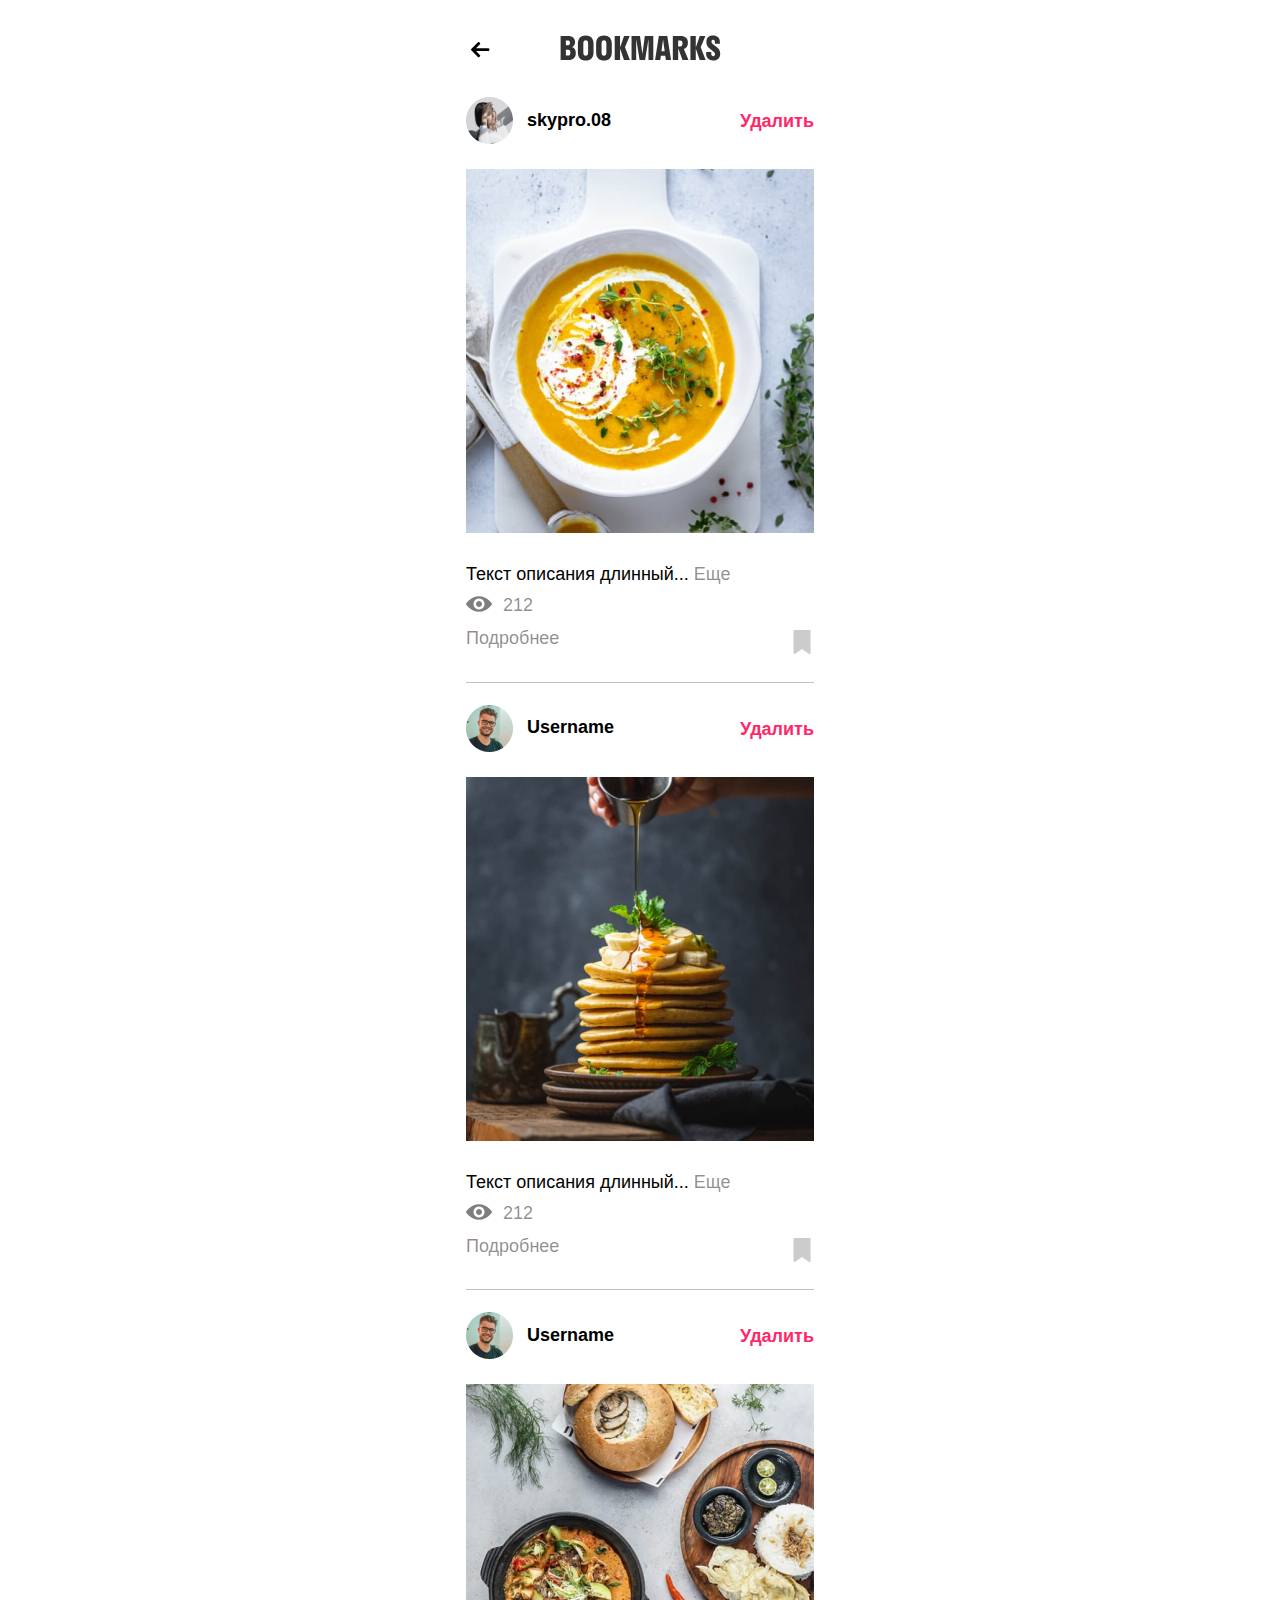
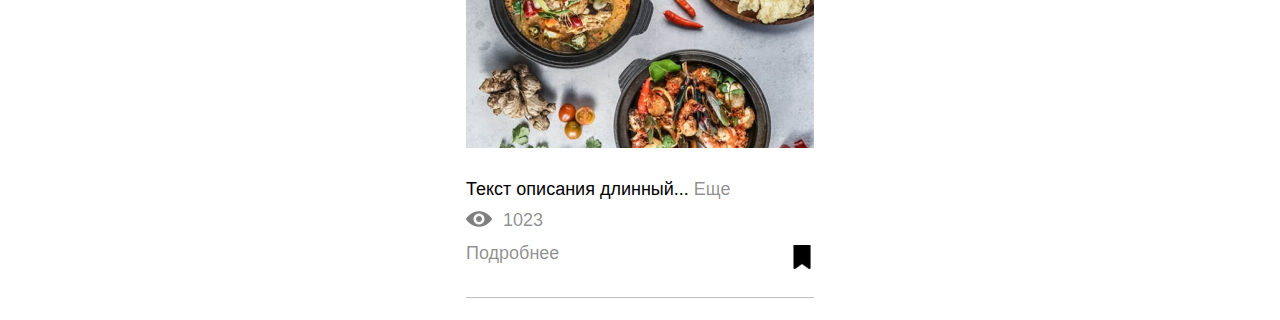
<file: templates/bookmarks.html>
<!DOCTYPE html>
<html lang="ru">

<head>
    <meta charset="UTF-8">
    <meta name="viewport" content="width=device-width, initial-scale=1.0">
    <title>SKYPROGRAM bookmarks</title>
    <link href="/static/css/styles.min.css" rel="stylesheet">
</head>

<body>
<header class="container header">
    <div class="header__wrapper">
        <a href="/" class="header__btn-back">
            <svg class="header__btn-icon" width="19" height="16">
                <use xmlns:xlink="http://www.w3.org/1999/xlink" xlink:href="#back"></use>
            </svg>
        </a>
        <a href="/" class="header__logo-link">
            <svg class="header__logo" width="161" height="26">
                <use xmlns:xlink="http://www.w3.org/1999/xlink" xlink:href="#bookmarks"></use>
            </svg>
        </a>
    </div>
</header>
<main class="container">
    <section class="items">
        <div class="items__item item">
            <div class="item__top">
                <a href="/user-feed.html" class="item__head">
                    <div class="item__ava-wrap">
                        <img src="../static/img/ava1.png" alt="" class="item__ava" width="47">
                    </div>
                    <span class="item__username">skypro.08</span>
                </a>
                <a href="#" class="item__delete">Удалить</a>
            </div>
            <a href="/post.html" class="item__post-link">
                <img src="/static/img/post5.jpg" alt="" width="348" class="item__post-img">
            </a>
            <p class="item__descr">Текст описания длинный... <a href="/post.html" class="item__btn-more">Еще</a></p>
            <div class="item__post-info">
                <div class="item__counter">
                    <img src="../static/img/eye.png" alt="" class="item__counter-icon" width="26">
                    <span class="item__counter-text">212</span>
                </div>
            </div>
            <div class="item__post-bottom">
                <a href="/post.html" class="item__btn-more">Подробнее</a>
                <button type="button" class="item__bookmark-btn">
                    <img src="../static/img/bookmark.png" alt="" class="item__bookmark-icon" width="24">
                </button>
            </div>
        </div>
        <div class="items__item item">
            <div class="item__top">
                <a href="/user-feed.html" class="item__head">
                    <div class="item__ava-wrap">
                        <img src="../static/img/ava2.png" alt="" class="item__ava" width="47">
                    </div>
                    <span class="item__username">Username</span>
                </a>
                <a href="#" class="item__delete">Удалить</a>
            </div>
            <a href="/post.html" class="item__post-link">
                <img src="/static/img/post6.jpg" alt="" width="348" class="item__post-img">
            </a>
            <p class="item__descr">Текст описания длинный... <a href="/post.html" class="item__btn-more">Еще</a></p>
            <div class="item__post-info">
                <div class="item__counter">
                    <img src="../static/img/eye.png" alt="" class="item__counter-icon" width="26">
                    <span class="item__counter-text">212</span>
                </div>
            </div>
            <div class="item__post-bottom">
                <a href="/post.html" class="item__btn-more">Подробнее</a>
                <button type="button" class="item__bookmark-btn">
                    <img src="../static/img/bookmark.png" alt="" class="item__bookmark-icon" width="24">
                </button>
            </div>
        </div>
        <div class="items__item item">
            <div class="item__top">
                <a href="/user-feed.html" class="item__head">
                    <div class="item__ava-wrap">
                        <img src="../static/img/ava2.png" alt="" class="item__ava" width="47">
                    </div>
                    <span class="item__username">Username</span>
                </a>
                <a href="#" class="item__delete">Удалить</a>
            </div>
            <a href="/post.html" class="item__post-link">
                <img src="../static/img/post7.jpg" alt="" width="348" class="item__post-img">
            </a>
            <p class="item__descr">Текст описания длинный... <a href="/post.html" class="item__btn-more">Еще</a></p>
            <div class="item__post-info">
                <div class="item__counter">
                    <img src="/static/img/eye.png" alt="" class="item__counter-icon" width="26">
                    <span class="item__counter-text">1023</span>
                </div>
            </div>
            <div class="item__post-bottom">
                <a href="/post.html" class="item__btn-more">Подробнее</a>
                <button type="button" class="item__bookmark-btn active">
                    <img src="../static/img/bookmark.png" alt="" class="item__bookmark-icon" width="24">
                </button>
            </div>
        </div>
    </section>
</main>
<svg xmlns="http://www.w3.org/2000/svg" style="display:none">
    <symbol id="back" viewbox="0 0 19 16" fill="none" width="19" height="16">
        <path d="m17.34 6.19.028.006H5.074L8.94 2.322c.19-.189.293-.445.293-.714 0-.269-.104-.523-.293-.713L8.338.294A.997.997 0 0 0 7.628 0a.997.997 0 0 0-.71.293L.293 6.917A.995.995 0 0 0 0 7.63c0 .27.103.524.293.713l6.625 6.625c.189.189.441.293.71.293.269 0 .52-.104.71-.293l.601-.602a.995.995 0 0 0 .293-.71.965.965 0 0 0-.293-.696L5.031 9.064h12.322c.554 0 1.02-.477 1.02-1.03v-.851c0-.554-.48-.994-1.033-.994Z"
              fill="#000"/>
    </symbol>
    <symbol id="bookmarks" viewbox="0 0 161 26" fill="none" width="161" height="26">
        <path d="M0.6 25H8.856C12.984 25 15.8 22.6 15.8 18.216V17.576C15.8 14.824 14.328 12.936 12.088 12.04C13.912 11.208 15.064 9.672 15.064 7.336V7.016C15.064 3.08 12.248 0.999998 8.152 0.999998H0.6V25ZM7.64 5.48C9.144 5.48 9.944 6.056 9.944 7.56V7.88C9.944 9.576 9.144 10.28 7.64 10.28H5.88V5.48H7.64ZM8.056 14.76C9.528 14.76 10.36 15.464 10.36 17.384V17.704C10.36 19.688 9.528 20.52 8.056 20.52H5.88V14.76H8.056ZM25.7138 25.48C30.5778 25.48 33.5538 22.728 33.5538 17.16V8.84C33.5538 3.272 30.5778 0.519999 25.7138 0.519999C20.8498 0.519999 17.8738 3.272 17.8738 8.84V17.16C17.8738 22.728 20.8498 25.48 25.7138 25.48ZM25.7138 20.84C24.2098 20.84 23.3138 19.976 23.3138 17.32V8.68C23.3138 6.024 24.2418 5.16 25.7138 5.16C27.2178 5.16 28.1138 6.024 28.1138 8.68V17.32C28.1138 19.976 27.2178 20.84 25.7138 20.84ZM43.9638 25.48C48.8278 25.48 51.8038 22.728 51.8038 17.16V8.84C51.8038 3.272 48.8278 0.519999 43.9638 0.519999C39.0998 0.519999 36.1238 3.272 36.1238 8.84V17.16C36.1238 22.728 39.0998 25.48 43.9638 25.48ZM43.9638 20.84C42.4598 20.84 41.5638 19.976 41.5638 17.32V8.68C41.5638 6.024 42.4918 5.16 43.9638 5.16C45.4678 5.16 46.3638 6.024 46.3638 8.68V17.32C46.3638 19.976 45.4678 20.84 43.9638 20.84ZM60.0698 0.999998H54.6938V25H60.0698V13.544L63.9738 25H69.9258L64.9658 12.264L69.7018 0.999998H64.0378L60.0698 12.424V0.999998ZM85.1055 25L88.4975 3.976V25H93.2975V0.999998H84.7855L82.4175 19.08L79.9855 0.999998H71.5375V25H76.1775V3.944L79.6015 25H85.1055ZM98.8423 0.999998L95.0663 25H100.282L100.858 20.68H105.274L105.85 25H111.066L107.29 0.999998H98.8423ZM101.466 16.2L103.066 4.52L104.666 16.2H101.466ZM118.195 25V13.192L122.515 25H128.499L123.859 13.896C126.291 13.064 127.891 11.144 127.891 8.168V7.24C127.891 3.176 124.915 0.999998 120.819 0.999998H112.819V25H118.195ZM120.083 5.48C121.587 5.48 122.515 6.184 122.515 8.168V8.616C122.515 10.76 121.587 11.624 120.083 11.624H118.195V5.48H120.083ZM135.789 0.999998H130.413V25H135.789V13.544L139.693 25H145.645L140.685 12.264L145.421 0.999998H139.757L135.789 12.424V0.999998ZM146.368 6.952C146.368 10.216 147.808 12.136 149.888 13.704L152.448 15.656C154.112 16.936 155.072 17.672 155.072 19.304C155.072 20.456 154.368 21.16 153.184 21.16C152.032 21.16 151.264 20.264 151.264 18.856V17H146.144V19.08C146.144 23.208 149.312 25.48 153.184 25.48C157.056 25.48 160.224 23.24 160.224 18.664C160.224 15.56 158.688 13.608 156.64 12.072L153.984 10.024C152.416 8.84 151.488 8.136 151.488 6.568C151.488 5.448 152.192 4.84 153.152 4.84C154.208 4.84 154.88 5.544 154.88 7.016V8.68H159.904V6.92C159.904 2.6 156.928 0.519999 153.152 0.519999C149.44 0.519999 146.368 2.344 146.368 6.952Z"
              fill="black" fill-opacity="0.8"/>
    </symbol>
</svg>
</body>

</html>
</file>
<file: static/css/styles.min.css>
/*! normalize.css v8.0.1 | MIT License | github.com/necolas/normalize.css */

@import url("https://fonts.googleapis.com/css2?family=Roboto:wght@300;400;500;700;900&display=swap");

html {
    line-height: 1.15;
    -webkit-text-size-adjust: 100%
}

body {
    margin: 0
}

main {
    display: block
}

h1 {
    font-size: 2em;
    margin: 0.67em 0
}

hr {
    box-sizing: content-box;
    height: 0;
    overflow: visible
}

pre {
    font-family: monospace, monospace;
    font-size: 1em
}

a {
    background-color: transparent
}

abbr[title] {
    border-bottom: none;
    text-decoration: underline;
    text-decoration: underline dotted
}

b,
strong {
    font-weight: bolder
}

code,
kbd,
samp {
    font-family: monospace, monospace;
    font-size: 1em
}

small {
    font-size: 80%
}

sub,
sup {
    font-size: 75%;
    line-height: 0;
    position: relative;
    vertical-align: baseline
}

sub {
    bottom: -0.25em
}

sup {
    top: -0.5em
}

img {
    border-style: none
}

button,
input,
optgroup,
select,
textarea {
    font-family: inherit;
    font-size: 100%;
    line-height: 1.15;
    margin: 0
}

button,
input {
    overflow: visible
}

button,
select {
    text-transform: none
}

button,
[type="button"],
[type="reset"],
[type="submit"] {
    -webkit-appearance: button
}

button::-moz-focus-inner,
[type="button"]::-moz-focus-inner,
[type="reset"]::-moz-focus-inner,
[type="submit"]::-moz-focus-inner {
    border-style: none;
    padding: 0
}

button:-moz-focusring,
[type="button"]:-moz-focusring,
[type="reset"]:-moz-focusring,
[type="submit"]:-moz-focusring {
    outline: 1px dotted ButtonText
}

fieldset {
    padding: 0.35em 0.75em 0.625em
}

legend {
    box-sizing: border-box;
    color: inherit;
    display: table;
    max-width: 100%;
    padding: 0;
    white-space: normal
}

progress {
    vertical-align: baseline
}

textarea {
    overflow: auto
}

[type="checkbox"],
[type="radio"] {
    box-sizing: border-box;
    padding: 0
}

[type="number"]::-webkit-inner-spin-button,
[type="number"]::-webkit-outer-spin-button {
    height: auto
}

[type="search"] {
    -webkit-appearance: textfield;
    outline-offset: -2px
}

[type="search"]::-webkit-search-decoration {
    -webkit-appearance: none
}

::-webkit-file-upload-button {
    -webkit-appearance: button;
    font: inherit
}

details {
    display: block
}

summary {
    display: list-item
}

template {
    display: none
}

[hidden] {
    display: none
}

body {
    font-family: 'Arial', sans-sefir;
    font-size: 18px;
    font-weight: 400;
    line-height: 29px;
    color: #000;
    background: #fff
}

a {
    cursor: pointer
}

p {
    margin: 0;
    padding: 0
}

img {
    height: auto
}

input,
button,
textarea {
    box-sizing: border-box;
    font-family: 'Arial', serif
}

.container {
    padding-left: 30px;
    padding-right: 30px;
    width: 100%;
    max-width: 348px;
    margin: 0 auto
}

.header__wrapper {
    position: relative;
    display: -webkit-box;
    display: -webkit-flex;
    display: -ms-flexbox;
    display: flex;
    -webkit-box-pack: center;
    -webkit-justify-content: center;
    -ms-flex-pack: center;
    justify-content: center;
    width: 100%;
    padding: 35px 0 27px
}

.header__btn-back {
    position: absolute;
    left: 5px;
    top: 38px
}

.header__nosvg {

    color: #000;
    font-size: 32px;
    text-decoration: none;
    font-weight: bold;

}

.header__logo-link {
    text-decoration: none
}

.header__logo {
    max-width: 100%
}

.header__bookmark-btn {
    position: absolute;
    right: 0;
    top: 34px;
    text-decoration: none;
    display: block
}

.header__bookmark-icon {
    display: inline-block;
    vertical-align: middle
}

.header__bookmark-counter {
    font-size: 18px;
    font-weight: bold;
    color: #000;
    vertical-align: middle
}

.item {
    margin-bottom: 22px;
    padding-bottom: 23px;
    border-bottom: 1px solid rgba(0, 0, 0, 0.25)
}

.item--post {
    border-bottom: none
}

.item__top {
    display: -webkit-box;
    display: -webkit-flex;
    display: -ms-flexbox;
    display: flex;
    -webkit-box-pack: justify;
    -webkit-justify-content: space-between;
    -ms-flex-pack: justify;
    justify-content: space-between;
    -webkit-box-align: start;
    -webkit-align-items: start;
    -ms-flex-align: start;
    align-items: start
}

.item__delete {
    display: inline-block;
    padding-top: 10px;
    font-weight: bold;
    text-decoration: none;
    color: #FF2768
}

.item__head {
    display: -webkit-box;
    display: -webkit-flex;
    display: -ms-flexbox;
    display: flex;
    -webkit-box-align: center;
    -webkit-align-items: center;
    -ms-flex-align: center;
    align-items: center;
    text-decoration: none;
    margin-bottom: 16px
}

.item__ava-wrap {
    padding-right: 14px
}

.item__username {
    font-weight: bold;
    color: #000;
    padding-bottom: 10px
}

.item__post-link {
    display: block;
    line-height: 0;
    margin-bottom: 27px
}

.item__descr {
    margin-bottom: 2px
}

.item__text {
    margin-top: 23px;
    margin-bottom: 29px
}

.item__tag {
    display: inline-block;
    padding-right: 2px;
    font-weight: bold;
    color: #0085FF;
    text-decoration: none
}

.item__post-info {
    display: -webkit-box;
    display: -webkit-flex;
    display: -ms-flexbox;
    display: flex;
    -webkit-box-pack: justify;
    -webkit-justify-content: space-between;
    -ms-flex-pack: justify;
    justify-content: space-between;
    -webkit-box-align: center;
    -webkit-align-items: center;
    -ms-flex-align: center;
    align-items: center
}

.item__counter {
    display: -webkit-box;
    display: -webkit-flex;
    display: -ms-flexbox;
    display: flex;
    -webkit-box-align: center;
    -webkit-align-items: center;
    -ms-flex-align: center;
    align-items: center
}

.item__counter-icon {
    width: 26px;
    padding-bottom: 3px
}

.item__counter-text {
    padding-left: 11px;
    color: rgba(0, 0, 0, 0.45)
}

.item__comments-counter {
    color: rgba(0, 0, 0, 0.45)
}

.item__btn-more {
    display: inline-block;
    color: rgba(0, 0, 0, 0.45);
    text-decoration: none
}

.item__post-bottom {
    padding-top: 4px;
    display: -webkit-box;
    display: -webkit-flex;
    display: -ms-flexbox;
    display: flex;
    -webkit-box-pack: justify;
    -webkit-justify-content: space-between;
    -ms-flex-pack: justify;
    justify-content: space-between
}

.item__bookmark-btn {
    padding: 0;
    padding-top: 6px;
    border: none;
    outline: none;
    background: none;
    box-shadow: none;
    opacity: 0.2;
    -webkit-transition: all 0.5s linear;
    transition: all 0.5s linear
}

.item__bookmark-btn.active,
.item__bookmark-btn:hover {
    opacity: 1
}

.item__top .item__bookmark-btn {
    margin-top: 5px
}

.item__bottom {
    padding-top: 24px;
    padding-bottom: 30px;
    border-top: 1px solid #000;
    line-height: 20px
}

.item__comments {
    padding-top: 20px;
    margin-bottom: 32px;
    border-bottom: 1px solid rgba(0, 0, 0, 0.25)
}

.item__comment {
    margin-bottom: 23px
}

.search {
    padding-bottom: 28px;
    margin-bottom: 28px;
    border-bottom: 1px solid rgba(0, 0, 0, 0.25)
}

.search__input {
    display: block;
    width: 100%;
    padding: 18px 18px 16px;
    background: rgba(196, 196, 196, 0.25);
    border-radius: 6px;
    border: none;
    box-shadow: none;
    outline: none
}

.search__results {
    padding-top: 20px;
    text-align: center;
    font-size: 18px;
    color: rgba(0, 0, 0, 0.45)
}

.comment-form__input-wrap {
    margin-bottom: 20px
}

.comment-form__input,
.comment-form__textarea {
    display: block;
    width: 100%;
    padding: 12px 10px;
    border-radius: 6px;
    border: 1px solid rgba(0, 0, 0, 0.45);
    outline: none
}

.comment-form__btn {
    color: #fff;
    padding: 16px 24px;
    border-radius: 6px;
    background: #000;
    border: none;
    outline: none;
    -webkit-transition: all 0.5s linear;
    transition: all 0.5s linear
}

.comment-form__btn:hover {
    opacity: 0.75
}


/*# sourceMappingURL=styles.min.css.map */
</file>
